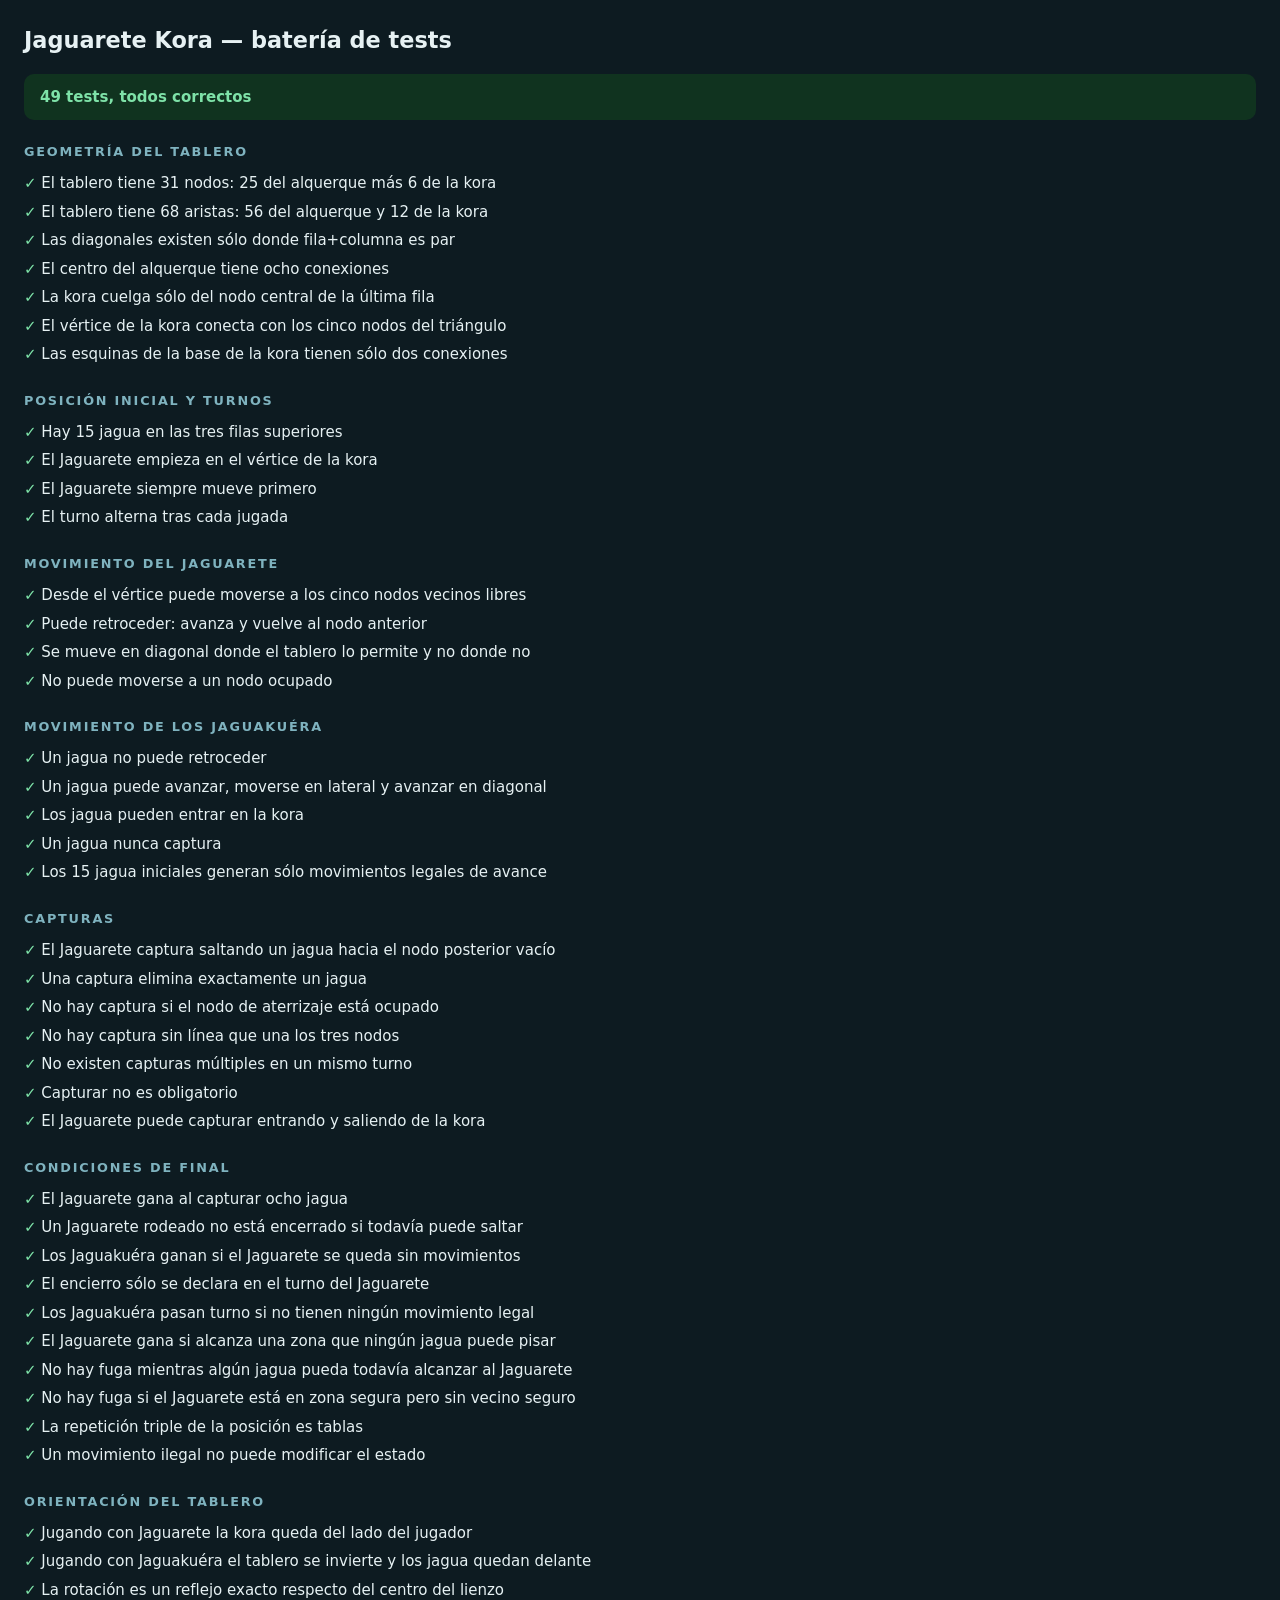
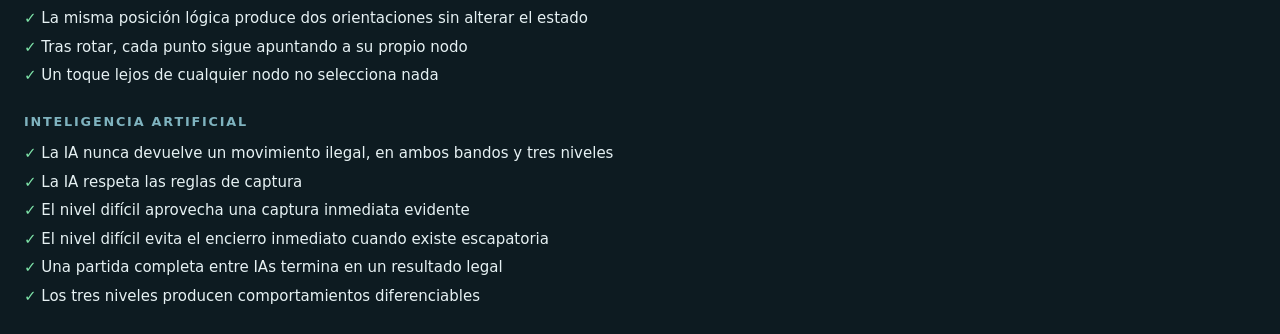
<file: tests/index.html>
<!doctype html>
<html lang="es">
<head>
<meta charset="utf-8">
<meta name="viewport" content="width=device-width, initial-scale=1">
<title>Jaguarete Kora — Tests</title>
<style>
  body { font: 15px/1.5 system-ui, sans-serif; margin: 0; padding: 24px; background: #0d1b21; color: #e6f1f3; }
  h1 { font-size: 1.4rem; margin: 0 0 6px; }
  .resumen { padding: 12px 16px; border-radius: 10px; margin: 16px 0; font-weight: 700; }
  .ok { background: #10331f; color: #7ee2a8; }
  .mal { background: #3a1414; color: #ff9d9d; }
  h2 { font-size: 0.8rem; text-transform: uppercase; letter-spacing: .14em; color: #7fb3bf; margin: 22px 0 8px; }
  li { list-style: none; padding: 3px 0; }
  li.f { color: #ff9d9d; }
  li.p::before { content: '✓ '; color: #7ee2a8; }
  li.f::before { content: '✗ '; }
  .err { color: #ffb4b4; font-size: .86rem; padding-left: 18px; }
</style>
</head>
<body>
<h1>Jaguarete Kora — batería de tests</h1>
<div id="resumen" class="resumen">Ejecutando…</div>
<div id="detalle"></div>

<script src="../src/engine.js"></script>
<script src="../src/ai.js"></script>
<script src="../src/view.js"></script>
<script src="suite.js"></script>
<script>
(function () {
  const informe = ejecutar();
  const total = informe.total, fallos = informe.fallos, lista = informe.resultados;

  const resumen = document.getElementById('resumen');
  resumen.className = 'resumen ' + (fallos === 0 ? 'ok' : 'mal');
  resumen.textContent = fallos === 0
    ? `${total} tests, todos correctos`
    : `${fallos} de ${total} tests han fallado`;

  const detalle = document.getElementById('detalle');
  let ultimoGrupo = null;
  for (const r of lista) {
    if (r.grupo !== ultimoGrupo) {
      ultimoGrupo = r.grupo;
      const h = document.createElement('h2');
      h.textContent = ultimoGrupo;
      detalle.appendChild(h);
    }
    const li = document.createElement('li');
    li.className = r.ok ? 'p' : 'f';
    li.textContent = r.nombre;
    detalle.appendChild(li);
    if (!r.ok) {
      const e = document.createElement('div');
      e.className = 'err';
      e.textContent = r.error;
      detalle.appendChild(e);
    }
  }

  /* Salida legible para la automatización. */
  console.log('RESULTADO_TESTS ' + JSON.stringify({ total, fallos,
    fallidos: lista.filter(r => !r.ok).map(r => r.grupo + ' :: ' + r.nombre + ' :: ' + r.error) }));
})();
</script>
</body>
</html>
</file>
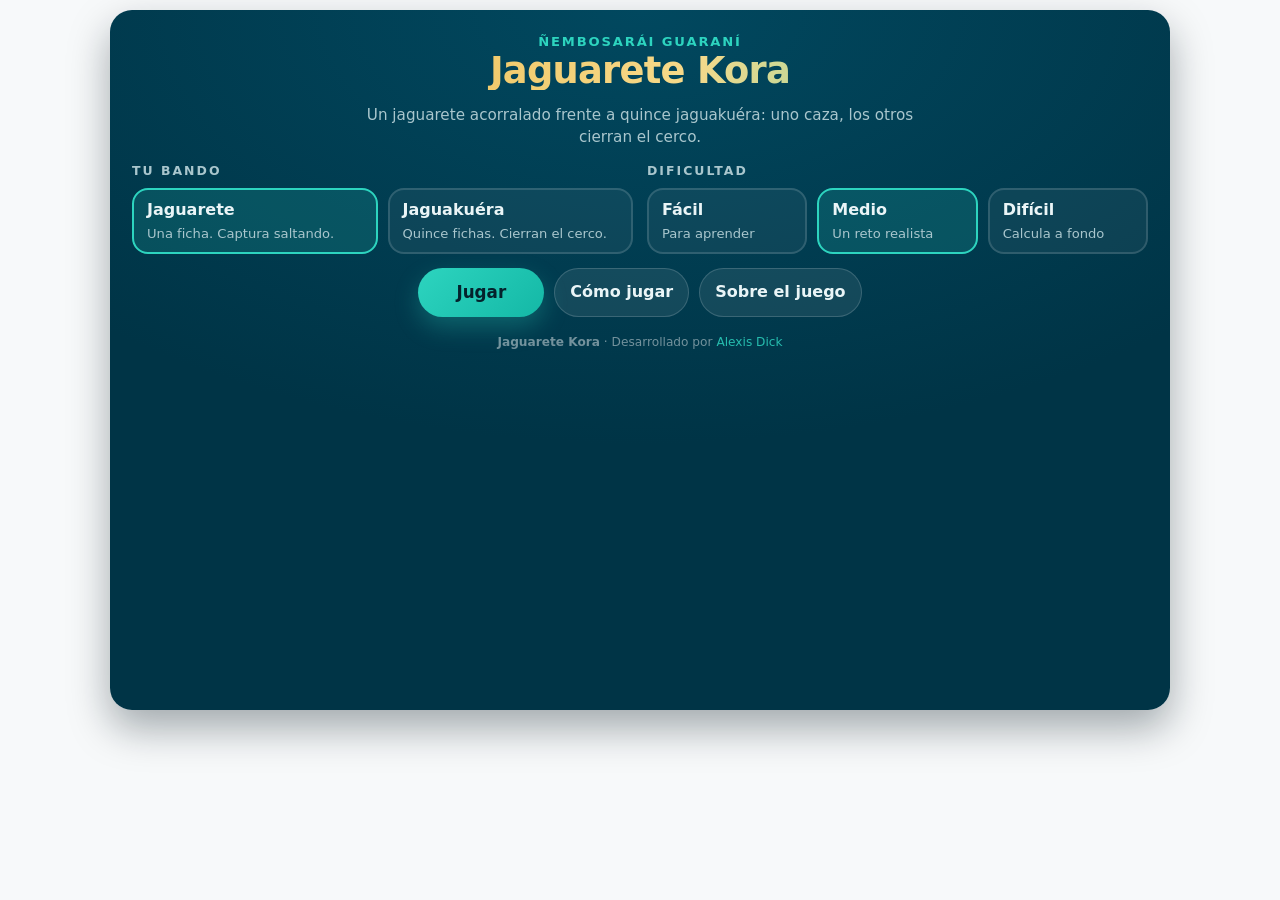
<file: src/app.html>
<!doctype html>
<html lang="es">
<head>
<meta charset="utf-8">
<meta name="viewport" content="width=device-width, initial-scale=1">
<title>Jaguarete Kora — Ñembosarái guaraní</title>
<link rel="stylesheet" href="styles.css">
</head>
<body style="margin:0;background:#f7f9fa">

<!-- ===== INICIO BLOQUE ================================================== -->
<div id="jaguarete-kora">

  <div class="jk-marco">

    <!-- ---------- Pantalla de inicio ---------- -->
    <section class="jk-inicio" id="jk-inicio">
      <div>
        <h2 class="jk-subtitulo">Ñembosarái guaraní</h2>
        <h1 class="jk-titulo">Jaguarete Kora</h1>
      </div>

      <p class="jk-entradilla">
        Un jaguarete acorralado frente a quince jaguakuéra: uno caza, los otros cierran el cerco.
      </p>

      <div class="jk-grupos">
      <div class="jk-grupo">
        <span class="jk-etiqueta-grupo" id="jk-etiqueta-bando">Tu bando</span>
        <div class="jk-opciones" role="radiogroup" aria-labelledby="jk-etiqueta-bando">
          <label class="jk-opcion">
            <input type="radio" name="jk-bando" value="jaguarete" checked>
            <span>
              <span class="jk-opcion-nombre">Jaguarete</span>
              <span class="jk-opcion-pista">Una ficha. Captura saltando.</span>
            </span>
          </label>
          <label class="jk-opcion">
            <input type="radio" name="jk-bando" value="jaguakuera">
            <span>
              <span class="jk-opcion-nombre">Jaguakuéra</span>
              <span class="jk-opcion-pista">Quince fichas. Cierran el cerco.</span>
            </span>
          </label>
        </div>
      </div>

      <div class="jk-grupo">
        <span class="jk-etiqueta-grupo" id="jk-etiqueta-nivel">Dificultad</span>
        <div class="jk-opciones" role="radiogroup" aria-labelledby="jk-etiqueta-nivel">
          <label class="jk-opcion">
            <input type="radio" name="jk-nivel" value="facil">
            <span><span class="jk-opcion-nombre">Fácil</span>
            <span class="jk-opcion-pista">Para aprender</span></span>
          </label>
          <label class="jk-opcion">
            <input type="radio" name="jk-nivel" value="medio" checked>
            <span><span class="jk-opcion-nombre">Medio</span>
            <span class="jk-opcion-pista">Un reto realista</span></span>
          </label>
          <label class="jk-opcion">
            <input type="radio" name="jk-nivel" value="dificil">
            <span><span class="jk-opcion-nombre">Difícil</span>
            <span class="jk-opcion-pista">Calcula a fondo</span></span>
          </label>
        </div>
      </div>
      </div>

      <div class="jk-enlaces">
        <button class="jk-boton-principal" data-accion="jugar">Jugar</button>
        <button class="jk-boton-secundario" data-accion="dialogo" data-tema="reglas"
                data-titulo="Cómo se juega">Cómo jugar</button>
        <button class="jk-boton-secundario" data-accion="dialogo" data-tema="cultura"
                data-titulo="Sobre el Jaguarete Kora">Sobre el juego</button>
      </div>
      <button class="jk-boton-secundario" id="jk-continuar" hidden>Continuar la partida anterior</button>

      <!-- La firma vive dentro del marco: fuera quedaría sobre el fondo claro
           del sitio anfitrión y no se leería. -->
      <p class="jk-pie" id="jk-pie">
        <strong>Jaguarete Kora</strong> · Desarrollado por
        <a href="https://alexisdick.com" target="_blank" rel="noopener">Alexis Dick</a>
      </p>
    </section>

    <!-- ---------- Pantalla de partida ---------- -->
    <section class="jk-juego" id="jk-juego" hidden>
      <div class="jk-barra">
        <span class="jk-turno" id="jk-turno">Turno del Jaguarete</span>
        <div class="jk-marcador" id="jk-marcador">
          <span class="jk-dato">Capturas <b id="jk-capturas">0</b> / 8</span>
          <span class="jk-dato">Jaguakuéra <b id="jk-restantes">15</b></span>
        </div>
        <div class="jk-acciones">
          <button class="jk-boton-secundario jk-silencio" id="jk-silencio" data-accion="silencio"
                  aria-pressed="false">
            <span aria-hidden="true">♪</span>
            <span class="jk-oculto jk-silencio-texto">Sonido activado</span>
          </button>
          <button class="jk-boton-secundario" data-accion="dialogo" data-tema="reglas"
                  data-titulo="Cómo se juega">Reglas</button>
          <button class="jk-boton-secundario" data-accion="menu">Salir</button>
        </div>
      </div>

      <div class="jk-lienzo">
        <svg id="jk-tablero" class="jk-tablero-svg" role="img"
             aria-label="Tablero de Jaguarete Kora"></svg>

        <div class="jk-fin" id="jk-fin" hidden>
          <h2 class="jk-fin-titulo" id="jk-fin-titulo"></h2>
          <p class="jk-fin-texto" id="jk-fin-texto"></p>
          <div class="jk-fin-botones">
            <button class="jk-boton-principal" data-accion="revancha">Jugar otra vez</button>
            <button class="jk-boton-secundario" data-accion="menu">Cambiar bando o nivel</button>
          </div>
        </div>
      </div>

      <p class="jk-oculto" id="jk-estado" role="status" aria-live="polite"></p>
    </section>
  </div>

  <!-- ---------- Diálogo ---------- -->
  <div class="jk-dialogo" id="jk-dialogo" hidden>
    <div class="jk-dialogo-caja" role="dialog" aria-modal="true" aria-labelledby="jk-dialogo-titulo">
      <h3 id="jk-dialogo-titulo"></h3>
      <div class="jk-dialogo-cuerpo" id="jk-dialogo-cuerpo"></div>
      <p style="margin-top:18px">
        <button class="jk-boton-secundario" data-accion="cerrarDialogo">Cerrar</button>
      </p>
    </div>
  </div>

  <!-- ---------- Textos ---------- -->
  <template id="jk-texto-reglas">
    <p>Dos bandos desiguales: un <strong>Jaguarete</strong> contra quince
       <strong>jaguakuéra</strong> (perros). El tablero es un alquerque de 25 intersecciones con
       una extensión triangular, <strong>el kora</strong>, donde empieza acorralado el jaguarete.</p>
    <h4>Movimiento</h4>
    <ul>
      <li>Empieza siempre el <strong>Jaguarete</strong>. Se mueve una intersección por turno,
          en cualquier dirección que permitan las líneas, incluido hacia atrás.</li>
      <li>Los <strong>jaguakuéra</strong> mueven una ficha por turno, una intersección hacia
          adelante, en diagonal de avance o en lateral. <strong>Nunca hacia atrás.</strong></li>
      <li>Sólo se mueve por las líneas dibujadas: no todas las intersecciones tienen diagonal.</li>
    </ul>
    <h4>Capturas</h4>
    <ul>
      <li>Sólo captura el Jaguarete: salta por encima de un jagua contiguo y cae en la
          intersección vacía inmediatamente posterior, en la misma línea.</li>
      <li><strong>Una sola captura por turno</strong>: no hay saltos encadenados.</li>
      <li>Capturar no es obligatorio. Los jaguakuéra nunca capturan.</li>
    </ul>
    <h4>Cómo se gana</h4>
    <ul>
      <li>El <strong>Jaguarete</strong> gana al capturar <strong>ocho jaguakuéra</strong>: con
          siete fichas ya no es posible cerrarle el cerco.</li>
      <li>Los <strong>Jaguakuéra</strong> ganan si el jaguarete se queda sin ningún movimiento legal.</li>
      <li>Como los jaguakuéra nunca retroceden, si el jaguarete cruza su línea y se instala donde
          ninguno puede ya llegar, el cerco es imposible y se le da la victoria.</li>
      <li>Si los jaguakuéra no tienen ninguna jugada posible, pasan turno. Si la misma posición
          se repite tres veces, la partida termina en tablas.</li>
    </ul>
  </template>

  <template id="jk-texto-cultura">
    <p>Las fuentes consultadas describen el Jaguarete Kora como un juego tradicional vinculado a
       <strong>comunidades guaraníes</strong>, presentes en Paraguay, Argentina, Brasil y Uruguay,
       y de manera especialmente documentada entre los <strong>Mbyá</strong>. Se ha documentado
       que se jugaba sobre el suelo, con piedras como fichas.</p>
    <p>El nombre puede leerse como «el corral del jaguarete»: <em>jaguarete</em> es el felino y
       <em>kora</em>, el corral o cueva. Para el plural de <em>jagua</em> (perro) se emplea aquí
       <em>jaguakuéra</em>.</p>
    <h4>El tablero</h4>
    <p>Es un <strong>alquerque</strong> de cinco por cinco intersecciones al que se añade una
       sección triangular en uno de sus lados: <em>el kora</em>. En total, treinta y una
       intersecciones. No todas tienen diagonales: sólo la mitad, alternadas, de modo que hay
       nodos muy conectados y nodos casi ciegos.</p>

    <h4>La asimetría, en términos matemáticos</h4>
    <p>El juego enfrenta dos recursos distintos: <strong>movilidad</strong> contra
       <strong>material</strong>. El jaguarete tiene libertad total de movimiento y la única
       capacidad de captura del juego; los jaguakuéra tienen quince fichas pero un movimiento
       irreversible, porque nunca retroceden. Esa irreversibilidad es la clave estratégica: cada
       avance de los jaguakuéra cierra espacio, pero también consume para siempre la posibilidad
       de volver atrás. Un avance mal calculado abre un hueco que el jaguarete puede cruzar, y
       una vez al otro lado de la línea el cerco ya no puede rehacerse.</p>

    <h4>Una familia de juegos</h4>
    <p>El Jaguarete Kora pertenece a la familia de los <strong>juegos de caza de los pueblos
       originarios de América</strong>: partidas asimétricas en las que una pieza cazadora, casi
       siempre un felino, se enfrenta a un grupo numeroso que intenta acorralarla. Se han
       documentado variantes entre comunidades guaraníes de Paraguay, Argentina, Brasil y
       Uruguay; entre los <strong>mapuches</strong> de Chile y Argentina, con el nombre de
       <em>komikan</em>, donde el puma (<em>pangi</em>) se enfrenta a una jauría de perros
       (<em>trewa</em>); y en los <strong>Andes peruanos</strong>, descritas con nombres como
       <em>taptana</em> o «el zorro y las ovejas». Varias de ellas comparten incluso el mismo
       tablero: un alquerque ampliado con un anexo triangular que representa la guarida del
       felino. Cambian el número de fichas, la casilla de partida del cazador y el nombre.</p>

    <h4>Fuentes, variantes y adaptación digital</h4>
    <p>La transmisión de estos juegos ha sido principalmente oral y existen variantes en las
       reglas y en la grafía de los nombres; otras fuentes recogen formas hispanizadas como
       «Yaguareté Korá». Esta versión digital sigue las reglas tal como aparecen recogidas en la documentación consultada, con las
       mínimas adaptaciones necesarias para que la partida pueda resolverse en un navegador: se
       declaran tablas cuando una posición se repite tres veces, y se da por vencedor al
       jaguarete cuando alcanza una zona a la que los jaguakuéra, que nunca retroceden, ya no
       pueden llegar.</p>

    <h4>Contacto</h4>
    <p>Si quieres saber más sobre el juego, pedir detalles, proponer mejoras o colaborar con el
       proyecto, puedes escribir por el formulario de contacto de esta web o al correo
       <a href="mailto:hola@alexisdick.com">hola@alexisdick.com</a>.</p>
  </template>
</div>
<!-- ===== FIN BLOQUE ===================================================== -->

<script src="engine.js"></script>
<script src="ai.js"></script>
<script src="view.js"></script>
<script src="sound.js"></script>
<script src="metrics.js"></script>
<script src="ui.js"></script>
</body>
</html>
</file>
<file: src/styles.css>
/* =============================================================================
   Jaguarete Kora — Estilos
   -----------------------------------------------------------------------------
   Todo cuelga de #jaguarete-kora para que el bloque embebido no pueda alterar
   el diseño del sitio anfitrión ni verse alterado por él.

   Dirección estética (PRD §14.1): el marco de la interfaz dialoga con la
   identidad de alexisdick.com (petróleo #003446 y turquesa #2DD4BF) y el
   tablero mantiene su propio mundo de madera, tierra y dorado de jaguarete.
   ========================================================================== */

#jaguarete-kora {
  --jk-petroleo: #003446;
  --jk-petroleo-2: #01485f;
  --jk-petroleo-3: #0a5d76;
  --jk-turquesa: #2dd4bf;
  --jk-turquesa-2: #14b8a6;
  --jk-arena: #f4efe6;
  --jk-arena-2: #d9cdb8;
  --jk-dorado: #e8b23a;
  --jk-madera: #a9713b;
  --jk-tierra: #4a2e17;
  --jk-texto: #eaf5f7;
  --jk-texto-suave: #a9c6cd;
  --jk-radio: 16px;
  --jk-sombra: 0 18px 40px rgba(0, 20, 28, 0.35);

  box-sizing: border-box;
  max-width: 1080px;
  margin: 0 auto;
  /* El navegador reajusta el desplazamiento de la página cuando cambia el
     tamaño de algo que está por encima. Durante una partida eso se percibe
     como que el tablero «salta» a cada jugada, así que se desactiva. */
  overflow-anchor: none;
  padding: clamp(6px, 1vw, 10px);
  font-family: inter, 'Inter', system-ui, -apple-system, 'Segoe UI', Roboto, sans-serif;
  color: var(--jk-texto);
  line-height: 1.5;
  -webkit-font-smoothing: antialiased;
}

#jaguarete-kora *,
#jaguarete-kora *::before,
#jaguarete-kora *::after { box-sizing: inherit; }

/* Cualquier regla de display propia gana al atributo hidden del navegador, que
   es sólo `display: none` de hoja de estilo de usuario. Sin esto, las pantallas
   ocultas se seguirían dibujando y el bloque mediría el doble. */
#jaguarete-kora [hidden] { display: none !important; }

#jaguarete-kora p,
#jaguarete-kora h1,
#jaguarete-kora h2,
#jaguarete-kora h3,
#jaguarete-kora ul { margin: 0; }

#jaguarete-kora .jk-marco {
  /* Misma altura en la portada y en la partida: ui.js la calcula a partir del
     tamaño del tablero. */
  min-height: var(--jk-marco-alto, auto);
  background: radial-gradient(120% 100% at 50% 0%, var(--jk-petroleo-2), var(--jk-petroleo) 62%);
  border-radius: calc(var(--jk-radio) + 6px);
  box-shadow: var(--jk-sombra);
  overflow: hidden;
}

/* --- Pantalla de inicio --------------------------------------------------- */

#jaguarete-kora .jk-inicio {
  display: grid;
  align-content: center;
  gap: clamp(10px, 1.6vw, 14px);
  padding: clamp(14px, 2.2vw, 22px);
  text-align: center;
}

/* En cuanto hay ancho, los dos grupos de opciones comparten fila: el bloque se
   publica dentro de un iframe cuya altura fija el sitio anfitrión, así que cada
   línea que se ahorra es altura que gana el tablero. */
#jaguarete-kora .jk-grupos {
  display: grid;
  gap: clamp(10px, 1.6vw, 14px);
  grid-template-columns: repeat(auto-fit, minmax(260px, 1fr));
  text-align: left;
}

#jaguarete-kora .jk-titulo {
  font-size: clamp(1.7rem, 5vw, 2.3rem);
  font-weight: 800;
  letter-spacing: -0.02em;
  line-height: 1.05;
  background: linear-gradient(100deg, var(--jk-dorado), #f6d98a 55%, var(--jk-turquesa));
  -webkit-background-clip: text;
  background-clip: text;
  color: transparent;
}

#jaguarete-kora .jk-subtitulo {
  font-size: clamp(0.72rem, 2vw, 0.82rem);
  color: var(--jk-turquesa);
  letter-spacing: 0.14em;
  text-transform: uppercase;
  font-weight: 600;
}

#jaguarete-kora .jk-entradilla {
  max-width: 62ch;
  margin: 0 auto;
  color: var(--jk-texto-suave);
  font-size: clamp(0.88rem, 2.2vw, 0.95rem);
  line-height: 1.45;
}

#jaguarete-kora .jk-grupo { display: grid; gap: 7px; }

#jaguarete-kora .jk-etiqueta-grupo {
  font-size: 0.78rem;
  letter-spacing: 0.16em;
  text-transform: uppercase;
  color: var(--jk-texto-suave);
  font-weight: 600;
}

#jaguarete-kora .jk-opciones {
  display: grid;
  gap: 10px;
  grid-template-columns: repeat(auto-fit, minmax(148px, 1fr));
}

#jaguarete-kora .jk-opcion input {
  position: absolute;
  opacity: 0;
  width: 0;
  height: 0;
}

#jaguarete-kora .jk-opcion > span {
  display: grid;
  gap: 2px;
  padding: 8px 13px;
  min-height: 46px;
  align-content: center;
  border: 2px solid rgba(255, 255, 255, 0.14);
  border-radius: var(--jk-radio);
  background: rgba(255, 255, 255, 0.05);
  cursor: pointer;
  transition: border-color 0.18s, background 0.18s, transform 0.18s;
}

#jaguarete-kora .jk-opcion:hover > span { border-color: rgba(45, 212, 191, 0.5); }

#jaguarete-kora .jk-opcion input:checked + span {
  border-color: var(--jk-turquesa);
  background: rgba(45, 212, 191, 0.16);
}

/* El foco de teclado debe verse siempre, también sobre las tarjetas. */
#jaguarete-kora .jk-opcion input:focus-visible + span,
#jaguarete-kora button:focus-visible,
#jaguarete-kora .jk-toque:focus-visible {
  outline: 3px solid var(--jk-turquesa);
  outline-offset: 3px;
}

#jaguarete-kora .jk-opcion-nombre { font-weight: 700; font-size: 1rem; }
#jaguarete-kora .jk-opcion-pista { font-size: 0.82rem; color: var(--jk-texto-suave); }

/* --- Botones -------------------------------------------------------------- */

#jaguarete-kora button {
  font: inherit;
  border: 0;
  cursor: pointer;
  border-radius: 999px;
  transition: transform 0.15s, background 0.18s, box-shadow 0.18s;
}

#jaguarete-kora button:active { transform: scale(0.97); }

#jaguarete-kora .jk-boton-principal {
  justify-self: center;
  padding: 12px 38px;
  min-height: 48px;
  font-size: 1.05rem;
  font-weight: 700;
  color: #04222c;
  background: linear-gradient(135deg, var(--jk-turquesa), var(--jk-turquesa-2));
  box-shadow: 0 10px 24px rgba(45, 212, 191, 0.28);
}

#jaguarete-kora .jk-boton-secundario {
  padding: 9px 15px;
  min-height: 40px;
  font-weight: 600;
  color: var(--jk-texto);
  background: rgba(255, 255, 255, 0.08);
  border: 1px solid rgba(255, 255, 255, 0.16);
}

#jaguarete-kora .jk-boton-secundario:hover { background: rgba(255, 255, 255, 0.14); }

#jaguarete-kora .jk-enlaces {
  display: flex;
  flex-wrap: wrap;
  gap: 10px;
  justify-content: center;
}

/* --- Cabecera de la partida ----------------------------------------------- */

#jaguarete-kora .jk-juego { display: grid; gap: 8px; padding: clamp(4px, 1.2vw, 10px); }

/* Toda la barra tiene medidas fijas a propósito: si el indicador de turno o los
   contadores cambiasen de ancho al jugar, las líneas se reordenarían y el
   tablero se desplazaría en cada jugada. */
#jaguarete-kora .jk-barra {
  display: flex;
  align-items: center;
  gap: 10px;
  flex-wrap: wrap;
  justify-content: space-between;
}

#jaguarete-kora .jk-turno {
  display: inline-flex;
  align-items: center;
  justify-content: center;
  gap: 8px;
  padding: 7px 14px;
  min-width: 15rem;
  border-radius: 999px;
  font-weight: 700;
  font-size: 0.95rem;
  background: rgba(255, 255, 255, 0.08);
  border: 1px solid rgba(255, 255, 255, 0.16);
}

#jaguarete-kora .jk-turno::before {
  content: '';
  width: 13px;
  height: 13px;
  border-radius: 50%;
  background: currentColor;
}

#jaguarete-kora .jk-turno-jaguarete { color: var(--jk-dorado); }
#jaguarete-kora .jk-turno-jaguakuera { color: var(--jk-arena); }
/* La forma del indicador también cambia: no dependemos sólo del color. */
#jaguarete-kora .jk-turno-jaguakuera::before { border-radius: 3px; }

#jaguarete-kora .jk-marcador {
  display: flex;
  gap: 8px;
  flex-wrap: wrap;
}

#jaguarete-kora .jk-dato {
  display: flex;
  align-items: baseline;
  gap: 6px;
  padding: 6px 12px;
  border-radius: 12px;
  background: rgba(0, 0, 0, 0.22);
  font-size: 0.82rem;
  color: var(--jk-texto-suave);
}

#jaguarete-kora .jk-dato b {
  font-size: 1.15rem;
  color: var(--jk-texto);
  display: inline-block;
  min-width: 1.5em;
  text-align: center;
  font-variant-numeric: tabular-nums;
}

#jaguarete-kora .jk-acciones { display: flex; gap: 8px; }

#jaguarete-kora .jk-silencio.jk-mudo { opacity: 0.55; }

/* --- Tablero -------------------------------------------------------------- */

#jaguarete-kora .jk-lienzo {
  position: relative;
  display: grid;
  justify-items: center;
}

/* El tablero debe caber entero en pantalla sin desplazarse (PRD §16).

   No se usan unidades de ventana (vh, svh): el juego se publica dentro de un
   iframe de otro dominio, donde 100vh es la altura del propio iframe y no la de
   la ventana. Como esa altura la fija el anfitrión según el alto del contenido,
   dimensionar el tablero con vh crea un bucle: tablero más grande, contenido más
   alto, iframe más alto, tablero más grande todavía.

   El límite lo calcula ui.js a partir del tamaño de la pantalla, que sí es un
   dato estable y accesible desde el iframe. Este valor es sólo la reserva por si
   ese cálculo no llegara a ejecutarse. */
#jaguarete-kora svg.jk-tablero-svg {
  /* Ancho definido en píxeles, no en porcentaje: el marco se ciñe al contenido
     durante la partida, y un porcentaje dentro de un contenedor que se mide por
     su contenido no tiene contra qué resolverse. */
  width: var(--jk-tablero-max, 320px);
  max-width: 100%;
  height: auto;
  display: block;
  touch-action: manipulation;
  user-select: none;
}

#jaguarete-kora .jk-lineas line {
  stroke: #4a2e17;
  stroke-width: 5;
  stroke-linecap: round;
  opacity: 0.85;
}

#jaguarete-kora .jk-nodos circle { fill: #3b2410; opacity: 0.75; }

/* El kora se insinúa con una mancha suave, nunca con un trazo: cualquier línea
   dibujada sobre el tablero se lee como una conexión por la que se puede mover,
   y los lados de este triángulo no son conexiones legales. */
#jaguarete-kora .jk-kora-area {
  fill: rgba(232, 178, 58, 0.13);
  stroke: none;
}

#jaguarete-kora .jk-etiqueta {
  fill: #46290f;
  opacity: 0.62;
  font-weight: 700;
  text-anchor: middle;
  dominant-baseline: central;
  pointer-events: none;
  user-select: none;
}

#jaguarete-kora .jk-toque { fill: transparent; cursor: pointer; }

#jaguarete-kora .jk-pieza {
  transition: transform 0.24s cubic-bezier(0.22, 0.8, 0.3, 1);
}

#jaguarete-kora .jk-pieza.jk-seleccionada .jk-rostro,
#jaguarete-kora .jk-pieza.jk-seleccionada polygon { filter: brightness(1.12); }

#jaguarete-kora .jk-pieza.jk-seleccionada {
  /* La selección se marca con un halo y con escala, no sólo con color. */
  filter: drop-shadow(0 0 10px var(--jk-turquesa));
}

#jaguarete-kora .jk-capturada {
  transition: opacity 0.36s, transform 0.36s;
  opacity: 0;
  transform-box: fill-box;
  transform-origin: center;
}

#jaguarete-kora .jk-marca-libre {
  fill: var(--jk-turquesa);
  opacity: 0.85;
}

#jaguarete-kora .jk-marca-captura {
  fill: none;
  stroke: var(--jk-dorado);
  stroke-width: 5;
  stroke-dasharray: 9 7;
  animation: jk-girar 5s linear infinite;
  transform-box: fill-box;
  transform-origin: center;
}

#jaguarete-kora .jk-marca-presa {
  stroke: #c0392b;
  stroke-width: 5;
  stroke-linecap: round;
}

#jaguarete-kora .jk-ultimo {
  fill: none;
  stroke: rgba(45, 212, 191, 0.55);
  stroke-width: 3;
}

#jaguarete-kora .jk-ilegal {
  fill: none;
  stroke: #c0392b;
  stroke-width: 5;
  animation: jk-latido 0.4s ease-out;
}

@keyframes jk-girar { to { transform: rotate(360deg); } }
@keyframes jk-latido {
  0% { opacity: 1; transform: scale(0.85); }
  100% { opacity: 0; transform: scale(1.25); }
}

/* --- Final de partida ----------------------------------------------------- */

#jaguarete-kora .jk-fin {
  position: absolute;
  inset: 0;
  display: grid;
  place-content: center;
  gap: 14px;
  text-align: center;
  padding: 24px;
  border-radius: var(--jk-radio);
  background: rgba(0, 25, 34, 0.86);
  backdrop-filter: blur(3px);
  opacity: 0;
  transition: opacity 0.3s;
}

#jaguarete-kora .jk-fin.jk-visible { opacity: 1; }
#jaguarete-kora .jk-fin[hidden] { display: none; }

#jaguarete-kora .jk-fin-titulo {
  font-size: clamp(1.6rem, 6vw, 2.4rem);
  font-weight: 800;
  color: var(--jk-dorado);
}

#jaguarete-kora .jk-fin-texto { color: var(--jk-texto-suave); max-width: 34ch; }

#jaguarete-kora .jk-fin-botones { display: flex; gap: 10px; justify-content: center; flex-wrap: wrap; }

/* --- Diálogo de contenidos ------------------------------------------------ */

#jaguarete-kora .jk-dialogo {
  position: fixed;
  inset: 0;
  z-index: 9999;
  display: grid;
  place-items: center;
  padding: 16px;
  background: rgba(0, 15, 22, 0.72);
}

#jaguarete-kora .jk-dialogo[hidden] { display: none; }

#jaguarete-kora .jk-dialogo-caja {
  width: min(660px, 100%);
  max-height: min(80vh, 720px);
  overflow-y: auto;
  padding: clamp(20px, 4vw, 32px);
  border-radius: var(--jk-radio);
  background: linear-gradient(180deg, var(--jk-petroleo-2), var(--jk-petroleo));
  box-shadow: var(--jk-sombra);
  text-align: left;
}

#jaguarete-kora .jk-dialogo-caja h3 {
  font-size: 1.4rem;
  margin-bottom: 14px;
  color: var(--jk-dorado);
}

#jaguarete-kora .jk-dialogo-cuerpo { display: grid; gap: 12px; color: var(--jk-texto-suave); }
#jaguarete-kora .jk-dialogo-cuerpo h4 { color: var(--jk-turquesa); font-size: 1rem; margin-top: 6px; }
#jaguarete-kora .jk-dialogo-cuerpo ul { padding-left: 20px; display: grid; gap: 6px; }
#jaguarete-kora .jk-dialogo-cuerpo strong { color: var(--jk-texto); }
#jaguarete-kora .jk-dialogo-cuerpo a { color: var(--jk-turquesa); }

/* --- Pie ------------------------------------------------------------------ */

#jaguarete-kora .jk-pie {
  margin-top: 2px;
  text-align: center;
  font-size: 0.76rem;
  color: rgba(255, 255, 255, 0.45);
}

#jaguarete-kora .jk-pie a { color: rgba(45, 212, 191, 0.85); text-decoration: none; }
#jaguarete-kora .jk-pie a:hover { text-decoration: underline; }

/* --- Accesibilidad -------------------------------------------------------- */

#jaguarete-kora .jk-oculto {
  position: absolute;
  width: 1px;
  height: 1px;
  overflow: hidden;
  clip: rect(0 0 0 0);
  white-space: nowrap;
}

@media (prefers-reduced-motion: reduce) {
  #jaguarete-kora .jk-pieza,
  #jaguarete-kora .jk-fin,
  #jaguarete-kora button { transition: none; }
  #jaguarete-kora .jk-marca-captura,
  #jaguarete-kora .jk-ilegal { animation: none; }
}

/* En pantallas pequeñas la pantalla de inicio debe caber sin desplazamiento:
   el botón de jugar tiene que verse sin buscarlo. */
/* En cuanto hay ancho, el panel de la partida pasa al lado del tablero en lugar
   de encima. Esto aprovecha el espacio horizontal, que sobraba, y devuelve al
   tablero toda la altura del bloque, que es el recurso escaso dentro del
   iframe. */
@media (min-width: 700px) {
  #jaguarete-kora .jk-juego {
    align-items: stretch;
    gap: 16px;
  }

  #jaguarete-kora .jk-lienzo { align-self: start; }

  #jaguarete-kora .jk-barra {
    flex-direction: column;
    align-items: stretch;
    justify-content: space-between;
    gap: 10px;
  }

  #jaguarete-kora .jk-acciones { margin-top: auto; }

  #jaguarete-kora .jk-turno {
    min-width: 0;
    justify-content: flex-start;
    font-size: 0.9rem;
  }

  #jaguarete-kora .jk-marcador { flex-direction: column; gap: 6px; }
  #jaguarete-kora .jk-dato { justify-content: space-between; }
  #jaguarete-kora .jk-acciones { flex-wrap: wrap; }

  /* El marco conserva todo el ancho del bloque, igual que en la portada, y lo
     que se centra dentro es el conjunto de panel y tablero. Ceñir el marco al
     contenido hacía que el recuadro pareciera encogerse al empezar a jugar. */
  #jaguarete-kora .jk-juego {
    grid-template-columns: minmax(170px, 210px) auto;
    justify-content: center;
  }
}

@media (max-width: 480px) {
  #jaguarete-kora { padding: 4px; }
  /* Contadores y botones comparten fila: cada fila que se ahorra el panel es
     altura que gana el tablero. */
  #jaguarete-kora .jk-barra { gap: 6px; }
  #jaguarete-kora .jk-marcador { gap: 6px; }
  #jaguarete-kora .jk-acciones { gap: 6px; }
  #jaguarete-kora .jk-dato { padding: 5px 9px; font-size: 0.75rem; }
  #jaguarete-kora .jk-dato b { font-size: 1rem; }
  #jaguarete-kora .jk-boton-secundario { padding: 7px 11px; min-height: 36px; font-size: 0.9rem; }
  #jaguarete-kora .jk-turno { padding: 6px 12px; font-size: 0.88rem; min-width: 0; flex: 1 1 100%; }
  #jaguarete-kora .jk-opciones { grid-template-columns: 1fr 1fr; gap: 8px; }
  /* Los tres niveles caben en una sola fila: ahorra una fila entera de altura,
     que es justo lo que hacía que la cabecera fija cortara el bloque por arriba. */
  #jaguarete-kora .jk-grupo:last-child .jk-opciones { grid-template-columns: repeat(3, 1fr); }
  #jaguarete-kora .jk-grupo:last-child .jk-opcion > span { padding: 8px 8px; }
  #jaguarete-kora .jk-opcion-pista { font-size: 0.7rem; }
  #jaguarete-kora .jk-opcion-nombre { font-size: 0.95rem; }
  #jaguarete-kora .jk-inicio { padding: 20px 16px 24px; gap: 14px; }
  #jaguarete-kora .jk-opcion > span { padding: 10px 12px; min-height: 48px; }
  #jaguarete-kora .jk-opcion-pista { font-size: 0.74rem; line-height: 1.35; }
  #jaguarete-kora .jk-entradilla { font-size: 0.9rem; }
  #jaguarete-kora .jk-boton-principal { padding: 14px 40px; }
  #jaguarete-kora .jk-pie { margin-top: 10px; }
}
</file>
